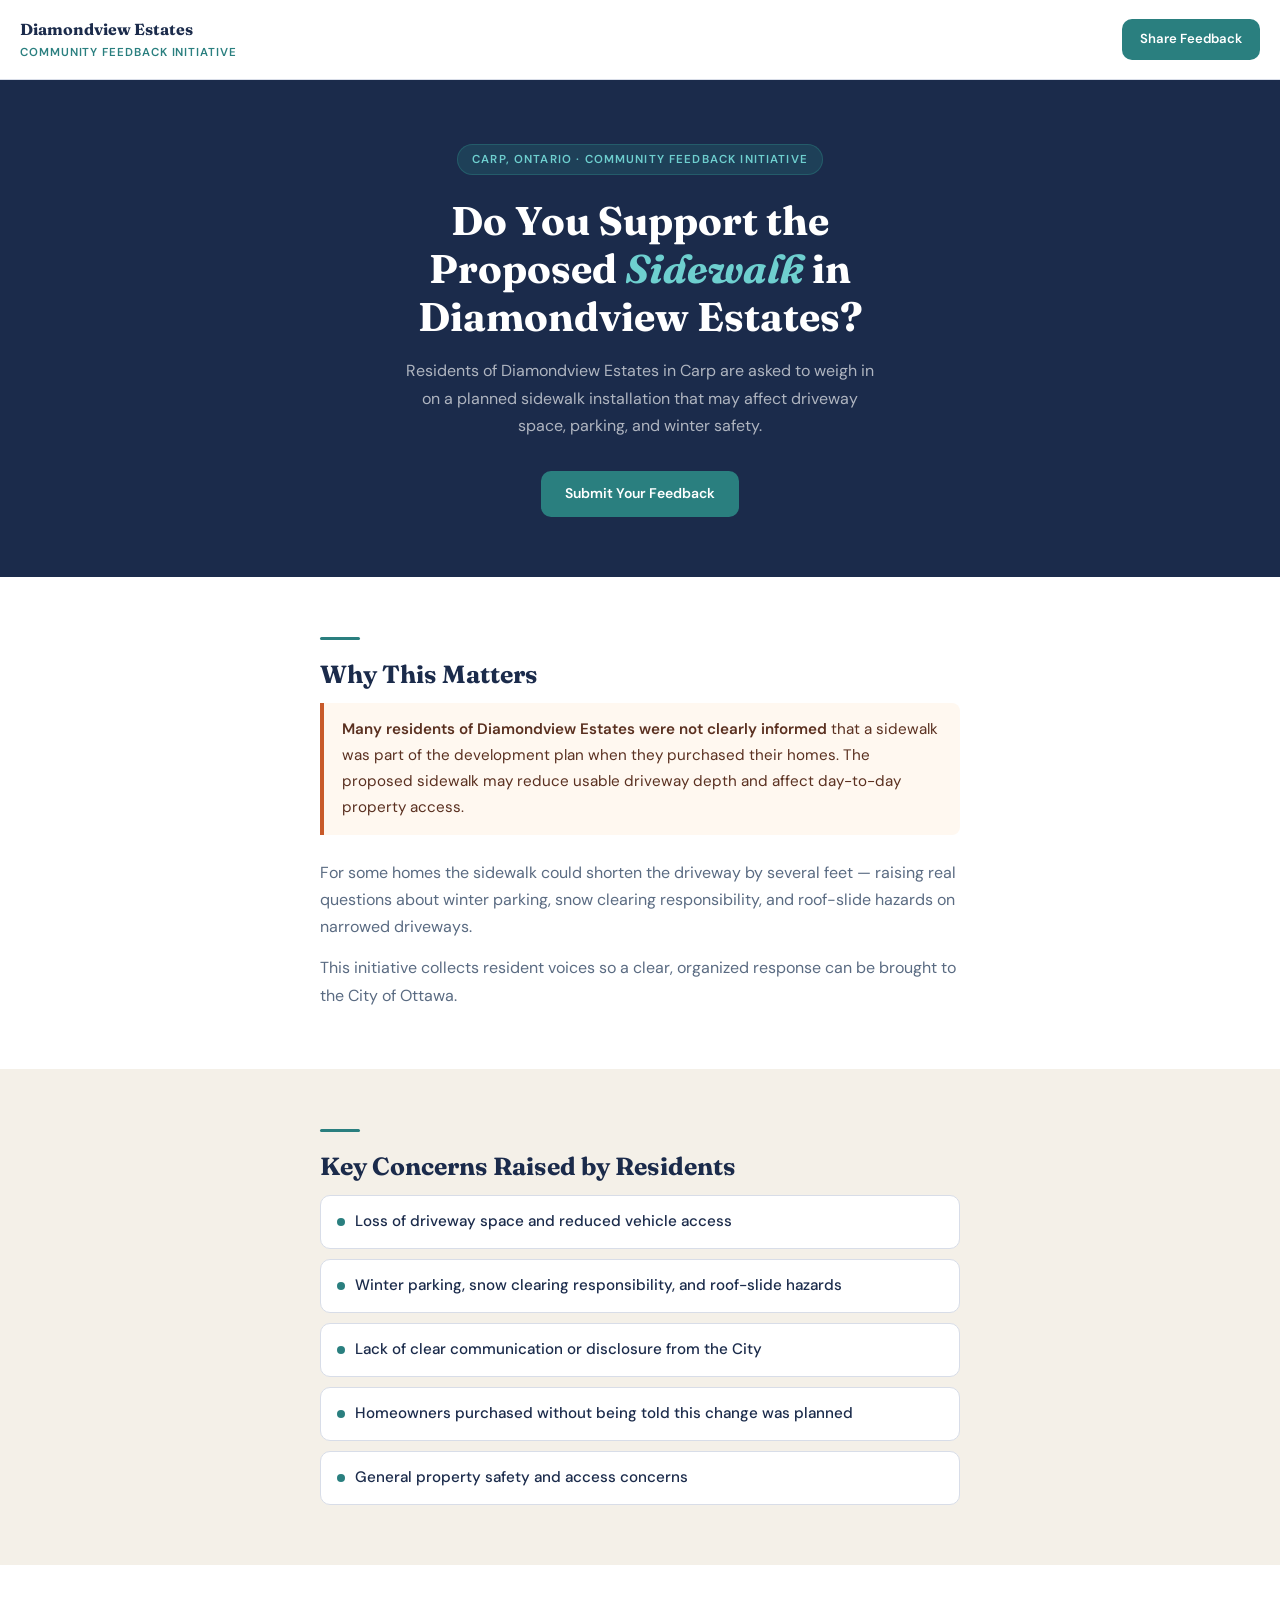
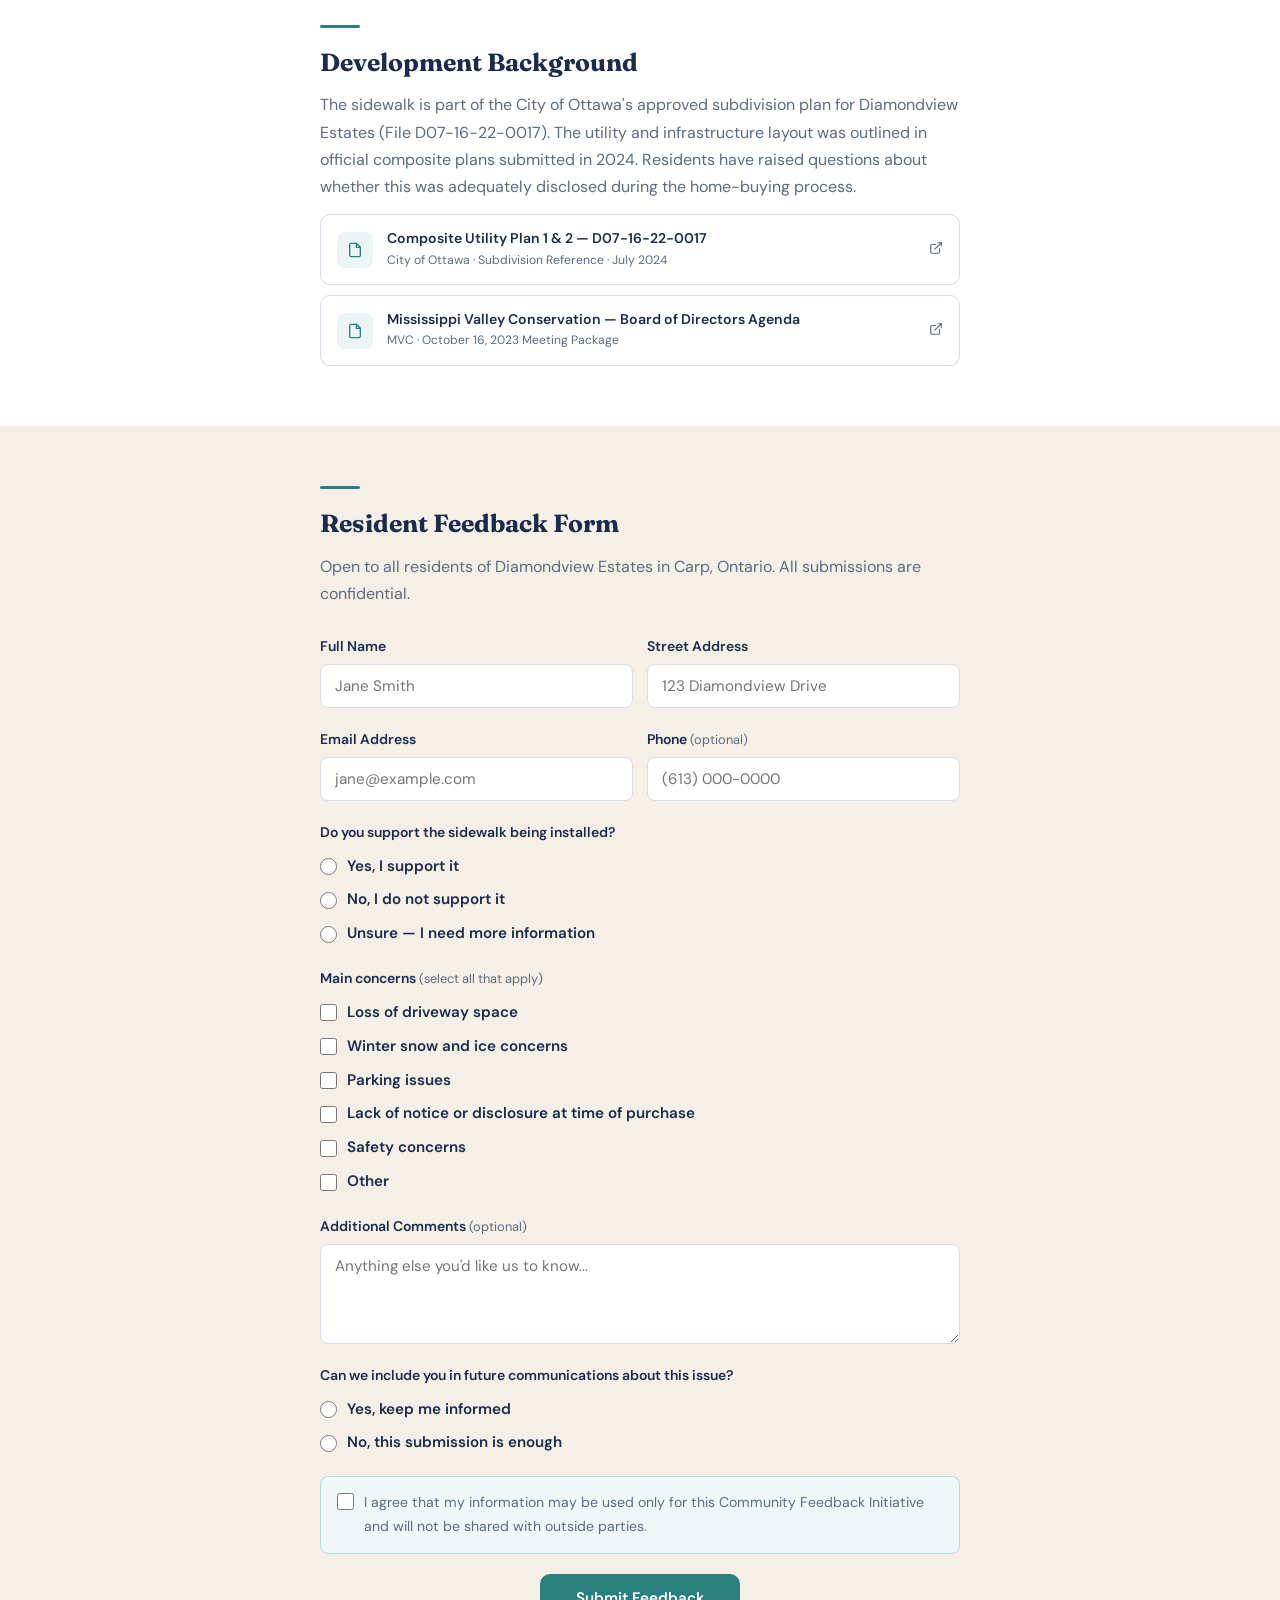
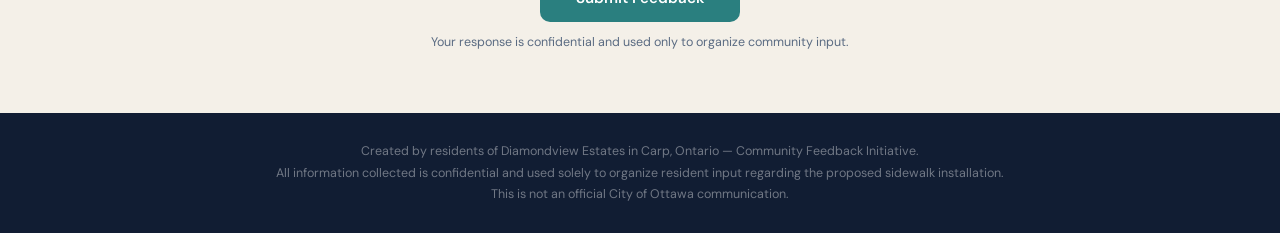
<file: index.html>
<!DOCTYPE html>
<html lang="en">
<head>
  <meta charset="UTF-8" />
  <meta name="viewport" content="width=device-width, initial-scale=1.0" />
  <title>Diamondview Estates – Community Feedback Initiative</title>
  <link rel="preconnect" href="https://fonts.googleapis.com">
  <link href="https://fonts.googleapis.com/css2?family=Fraunces:ital,wght@0,600;0,700;1,400&family=DM+Sans:wght@400;500;600&display=swap" rel="stylesheet">
  <style>
    *, *::before, *::after { box-sizing: border-box; margin: 0; padding: 0; }

    :root {
      --navy:   #1B2B4B;
      --teal:   #2A7F7F;
      --sand:   #F4F0E8;
      --rust:   #C85A2A;
      --text:   #1B2B4B;
      --muted:  #5A6B82;
      --border: #D8DDE8;
      --white:  #ffffff;
      --r:      10px;
    }

    html { scroll-behavior: smooth; }

    body {
      font-family: 'DM Sans', sans-serif;
      background: var(--white);
      color: var(--text);
      line-height: 1.7;
      font-size: 16px;
    }

    .wrap { max-width: 680px; margin: 0 auto; padding: 0 20px; }

    h1, h2, h3 { font-family: 'Fraunces', serif; line-height: 1.2; color: var(--navy); }
    h2 { font-size: 1.55rem; margin-bottom: 14px; }

    p { color: var(--muted); margin-bottom: 14px; }
    p:last-child { margin-bottom: 0; }

    /* Nav */
    nav {
      border-bottom: 1px solid var(--border);
      padding: 16px 20px;
      display: flex;
      align-items: center;
      justify-content: space-between;
      gap: 12px;
      position: sticky; top: 0;
      background: var(--white);
      z-index: 50;
    }
    .brand-name { font-family: 'Fraunces', serif; font-size: 1rem; font-weight: 700; color: var(--navy); display: block; }
    .brand-sub  { font-size: 0.72rem; font-weight: 600; color: var(--teal); text-transform: uppercase; letter-spacing: 0.08em; display: block; }

    .btn {
      display: inline-block;
      padding: 11px 24px;
      border-radius: var(--r);
      font-size: 0.875rem;
      font-weight: 600;
      text-decoration: none;
      cursor: pointer;
      border: none;
      font-family: 'DM Sans', sans-serif;
      transition: all 0.18s;
    }
    .btn-primary { background: var(--teal); color: #fff; }
    .btn-primary:hover { background: #236969; transform: translateY(-1px); }
    .btn-sm { padding: 9px 18px; font-size: 0.82rem; }

    /* Hero */
    .hero {
      background: var(--navy);
      padding: 64px 20px 60px;
      text-align: center;
    }
    .hero-tag {
      display: inline-block;
      background: rgba(42,127,127,0.25);
      border: 1px solid rgba(42,127,127,0.45);
      color: #6ECFCF;
      font-size: 0.72rem;
      font-weight: 600;
      text-transform: uppercase;
      letter-spacing: 0.1em;
      padding: 5px 14px;
      border-radius: 100px;
      margin-bottom: 22px;
    }
    .hero h1 {
      font-size: clamp(1.7rem, 5vw, 2.5rem);
      color: #fff;
      max-width: 560px;
      margin: 0 auto 16px;
    }
    .hero h1 em { font-style: italic; color: #6ECFCF; }
    .hero p { color: rgba(255,255,255,0.65); font-size: 1rem; max-width: 480px; margin: 0 auto 32px; }

    /* Sections */
    .section { padding: 60px 0; }
    .section-sand { background: var(--sand); }
    .divider { width: 40px; height: 3px; background: var(--teal); border-radius: 2px; margin-bottom: 20px; }

    /* Alert */
    .alert {
      background: #FFF8F0;
      border-left: 4px solid var(--rust);
      border-radius: 0 8px 8px 0;
      padding: 14px 18px;
      margin-bottom: 24px;
      font-size: 0.95rem;
      color: #5A3020;
    }
    .alert strong { font-weight: 600; }

    /* Concern list */
    .concern-list { list-style: none; display: flex; flex-direction: column; gap: 10px; margin-top: 6px; }
    .concern-list li {
      background: var(--white);
      border: 1.5px solid var(--border);
      border-radius: var(--r);
      padding: 13px 16px;
      font-size: 0.95rem;
      font-weight: 500;
      color: var(--text);
      display: flex;
      align-items: center;
      gap: 10px;
    }
    .concern-list li::before {
      content: '';
      width: 8px; height: 8px; min-width: 8px;
      border-radius: 50%;
      background: var(--teal);
    }

    /* Documents */
    .doc-list { display: flex; flex-direction: column; gap: 10px; margin-top: 6px; }
    .doc-card {
      display: flex;
      align-items: center;
      gap: 14px;
      padding: 14px 16px;
      border: 1.5px solid var(--border);
      border-radius: var(--r);
      text-decoration: none;
      transition: border-color 0.15s, box-shadow 0.15s;
      background: var(--white);
    }
    .doc-card:hover { border-color: var(--teal); box-shadow: 0 3px 12px rgba(42,127,127,0.1); }
    .doc-icon {
      width: 36px; height: 36px; min-width: 36px;
      border-radius: 8px;
      background: #EBF5F5;
      display: flex; align-items: center; justify-content: center;
    }
    .doc-icon svg { width: 16px; height: 16px; color: var(--teal); }
    .doc-title { font-size: 0.88rem; font-weight: 600; color: var(--navy); line-height: 1.3; }
    .doc-meta  { font-size: 0.76rem; color: var(--muted); margin-top: 2px; }
    .doc-arrow { margin-left: auto; color: var(--muted); }
    .doc-arrow svg { width: 14px; height: 14px; }

    /* Form */
    form { display: flex; flex-direction: column; gap: 20px; }

    .field { display: flex; flex-direction: column; gap: 5px; }
    .field-row { display: grid; grid-template-columns: 1fr 1fr; gap: 14px; }
    @media (max-width: 500px) { .field-row { grid-template-columns: 1fr; } }

    label { font-size: 0.875rem; font-weight: 600; color: var(--text); }
    .opt { font-weight: 400; color: var(--muted); font-size: 0.8rem; }

    input[type="text"], input[type="email"], input[type="tel"], textarea {
      width: 100%;
      padding: 11px 14px;
      border: 1.5px solid var(--border);
      border-radius: 8px;
      font-size: 0.95rem;
      color: var(--text);
      font-family: 'DM Sans', sans-serif;
      background: var(--white);
      transition: border-color 0.15s, box-shadow 0.15s;
    }
    input:focus, textarea:focus { outline: none; border-color: var(--teal); box-shadow: 0 0 0 3px rgba(42,127,127,0.1); }
    textarea { resize: vertical; min-height: 100px; }

    .radios, .checks { display: flex; flex-direction: column; gap: 8px; margin-top: 4px; }
    .radio-row, .check-row {
      display: flex; align-items: center; gap: 10px;
      font-size: 0.95rem; cursor: pointer;
    }
    .radio-row input, .check-row input {
      width: 17px; height: 17px; min-width: 17px;
      accent-color: var(--teal); cursor: pointer;
      padding: 0; border: none;
    }

    .consent {
      background: #F0F7F7;
      border: 1.5px solid #B3D9D9;
      border-radius: 8px;
      padding: 14px 16px;
      display: flex; align-items: flex-start; gap: 10px;
    }
    .consent input { width: 17px; height: 17px; min-width: 17px; margin-top: 2px; accent-color: var(--teal); }
    .consent label { font-weight: 400; font-size: 0.88rem; color: var(--muted); cursor: pointer; }

    .submit-wrap { text-align: center; }
    .submit-wrap .btn { min-width: 200px; font-size: 0.95rem; padding: 14px 32px; }
    .submit-note { font-size: 0.78rem; color: var(--muted); margin-top: 10px; }

    /* Success */
    #success { display: none; text-align: center; padding: 40px 0; }
    .check-circle {
      width: 56px; height: 56px; border-radius: 50%;
      background: #DCFCE7; display: flex; align-items: center;
      justify-content: center; margin: 0 auto 16px;
    }
    .check-circle svg { width: 26px; height: 26px; color: #16A34A; }
    #success h3 { font-size: 1.3rem; margin-bottom: 8px; }

    /* Footer */
    footer {
      background: #111D33;
      padding: 28px 20px;
      text-align: center;
    }
    footer p { font-size: 0.78rem; color: rgba(255,255,255,0.4); margin: 0; line-height: 1.7; }
  </style>
</head>
<body>

<!-- Nav -->
<nav>
  <a href="#" style="text-decoration:none;">
    <span class="brand-name">Diamondview Estates</span>
    <span class="brand-sub">Community Feedback Initiative</span>
  </a>
  <a href="#form" class="btn btn-primary btn-sm">Share Feedback</a>
</nav>

<!-- Hero -->
<section class="hero">
  <div class="wrap">
    <div class="hero-tag">Carp, Ontario · Community Feedback Initiative</div>
    <h1>Do You Support the Proposed <em>Sidewalk</em> in Diamondview Estates?</h1>
    <p>Residents of Diamondview Estates in Carp are asked to weigh in on a planned sidewalk installation that may affect driveway space, parking, and winter safety.</p>
    <a href="#form" class="btn btn-primary">Submit Your Feedback</a>
  </div>
</section>

<!-- Why It Matters -->
<section class="section">
  <div class="wrap">
    <div class="divider"></div>
    <h2>Why This Matters</h2>
    <div class="alert">
      <strong>Many residents of Diamondview Estates were not clearly informed</strong> that a sidewalk was part of the development plan when they purchased their homes. The proposed sidewalk may reduce usable driveway depth and affect day-to-day property access.
    </div>
    <p>For some homes the sidewalk could shorten the driveway by several feet — raising real questions about winter parking, snow clearing responsibility, and roof-slide hazards on narrowed driveways.</p>
    <p>This initiative collects resident voices so a clear, organized response can be brought to the City of Ottawa.</p>
  </div>
</section>

<!-- Key Concerns -->
<section class="section section-sand">
  <div class="wrap">
    <div class="divider"></div>
    <h2>Key Concerns Raised by Residents</h2>
    <ul class="concern-list">
      <li>Loss of driveway space and reduced vehicle access</li>
      <li>Winter parking, snow clearing responsibility, and roof-slide hazards</li>
      <li>Lack of clear communication or disclosure from the City</li>
      <li>Homeowners purchased without being told this change was planned</li>
      <li>General property safety and access concerns</li>
    </ul>
  </div>
</section>

<!-- Development Documents -->
<section class="section" id="documents">
  <div class="wrap">
    <div class="divider"></div>
    <h2>Development Background</h2>
    <p>The sidewalk is part of the City of Ottawa's approved subdivision plan for Diamondview Estates (File D07-16-22-0017). The utility and infrastructure layout was outlined in official composite plans submitted in 2024. Residents have raised questions about whether this was adequately disclosed during the home-buying process.</p>

    <div class="doc-list">
      <a href="https://webcast.ottawa.ca/plan/All_Image%20Referencing_Subdivision_Image%20Reference_2024-07-26%20-%20Composite%20Utility%20Plan%201%20%26%202%20-%20D07-16-22-0017.PDF" target="_blank" rel="noopener" class="doc-card">
        <div class="doc-icon">
          <svg viewBox="0 0 24 24" fill="none" stroke="currentColor" stroke-width="2" stroke-linecap="round" stroke-linejoin="round"><path d="M14 2H6a2 2 0 0 0-2 2v16a2 2 0 0 0 2 2h12a2 2 0 0 0 2-2V8z"/><polyline points="14 2 14 8 20 8"/></svg>
        </div>
        <div>
          <div class="doc-title">Composite Utility Plan 1 &amp; 2 — D07-16-22-0017</div>
          <div class="doc-meta">City of Ottawa · Subdivision Reference · July 2024</div>
        </div>
        <div class="doc-arrow">
          <svg viewBox="0 0 24 24" fill="none" stroke="currentColor" stroke-width="2" stroke-linecap="round" stroke-linejoin="round"><path d="M18 13v6a2 2 0 0 1-2 2H5a2 2 0 0 1-2-2V8a2 2 0 0 1 2-2h6"/><polyline points="15 3 21 3 21 9"/><line x1="10" y1="14" x2="21" y2="3"/></svg>
        </div>
      </a>

      <a href="https://mvc.on.ca/wp-content/uploads/2023/10/2023-10-11-Board-of-Directors-Agenda-Package-Oct-16-2023-Meeting-V4.pdf" target="_blank" rel="noopener" class="doc-card">
        <div class="doc-icon">
          <svg viewBox="0 0 24 24" fill="none" stroke="currentColor" stroke-width="2" stroke-linecap="round" stroke-linejoin="round"><path d="M14 2H6a2 2 0 0 0-2 2v16a2 2 0 0 0 2 2h12a2 2 0 0 0 2-2V8z"/><polyline points="14 2 14 8 20 8"/></svg>
        </div>
        <div>
          <div class="doc-title">Mississippi Valley Conservation — Board of Directors Agenda</div>
          <div class="doc-meta">MVC · October 16, 2023 Meeting Package</div>
        </div>
        <div class="doc-arrow">
          <svg viewBox="0 0 24 24" fill="none" stroke="currentColor" stroke-width="2" stroke-linecap="round" stroke-linejoin="round"><path d="M18 13v6a2 2 0 0 1-2 2H5a2 2 0 0 1-2-2V8a2 2 0 0 1 2-2h6"/><polyline points="15 3 21 3 21 9"/><line x1="10" y1="14" x2="21" y2="3"/></svg>
        </div>
      </a>
    </div>
  </div>
</section>

<!-- Feedback Form -->
<section class="section section-sand" id="form">
  <div class="wrap">
    <div class="divider"></div>
    <h2>Resident Feedback Form</h2>
    <p style="margin-bottom:28px;">Open to all residents of Diamondview Estates in Carp, Ontario. All submissions are confidential.</p>

    <div id="form-wrap">
      <form id="feedback-form" novalidate>

        <div class="field-row">
          <div class="field">
            <label for="name">Full Name</label>
            <input type="text" id="name" name="name" placeholder="Jane Smith" required />
          </div>
          <div class="field">
            <label for="address">Street Address</label>
            <input type="text" id="address" name="address" placeholder="123 Diamondview Drive" required />
          </div>
        </div>

        <div class="field-row">
          <div class="field">
            <label for="email">Email Address</label>
            <input type="email" id="email" name="email" placeholder="jane@example.com" required />
          </div>
          <div class="field">
            <label for="phone">Phone <span class="opt">(optional)</span></label>
            <input type="tel" id="phone" name="phone" placeholder="(613) 000-0000" />
          </div>
        </div>

        <div class="field">
          <label>Do you support the sidewalk being installed?</label>
          <div class="radios">
            <label class="radio-row"><input type="radio" name="support" value="yes" required /> Yes, I support it</label>
            <label class="radio-row"><input type="radio" name="support" value="no" /> No, I do not support it</label>
            <label class="radio-row"><input type="radio" name="support" value="unsure" /> Unsure — I need more information</label>
          </div>
        </div>

        <div class="field">
          <label>Main concerns <span class="opt">(select all that apply)</span></label>
          <div class="checks">
            <label class="check-row"><input type="checkbox" name="concerns" value="driveway" /> Loss of driveway space</label>
            <label class="check-row"><input type="checkbox" name="concerns" value="snow" /> Winter snow and ice concerns</label>
            <label class="check-row"><input type="checkbox" name="concerns" value="parking" /> Parking issues</label>
            <label class="check-row"><input type="checkbox" name="concerns" value="notice" /> Lack of notice or disclosure at time of purchase</label>
            <label class="check-row"><input type="checkbox" name="concerns" value="safety" /> Safety concerns</label>
            <label class="check-row"><input type="checkbox" name="concerns" value="other" /> Other</label>
          </div>
        </div>

        <div class="field">
          <label for="comments">Additional Comments <span class="opt">(optional)</span></label>
          <textarea id="comments" name="comments" placeholder="Anything else you'd like us to know..."></textarea>
        </div>

        <div class="field">
          <label>Can we include you in future communications about this issue?</label>
          <div class="radios">
            <label class="radio-row"><input type="radio" name="future_contact" value="yes" required /> Yes, keep me informed</label>
            <label class="radio-row"><input type="radio" name="future_contact" value="no" /> No, this submission is enough</label>
          </div>
        </div>

        <div class="consent">
          <input type="checkbox" id="consent" name="consent" required />
          <label for="consent">I agree that my information may be used only for this Community Feedback Initiative and will not be shared with outside parties.</label>
        </div>

        <div class="submit-wrap">
          <button type="submit" class="btn btn-primary">Submit Feedback</button>
          <p class="submit-note">Your response is confidential and used only to organize community input.</p>
        </div>

      </form>
    </div>

    <div id="success">
      <div class="check-circle">
        <svg viewBox="0 0 24 24" fill="none" stroke="currentColor" stroke-width="2.5" stroke-linecap="round" stroke-linejoin="round"><polyline points="20 6 9 17 4 12"/></svg>
      </div>
      <h3>Thank you for your feedback.</h3>
      <p>Your response has been recorded. If you'd like to stay informed, we'll be in touch as this Community Feedback Initiative develops.</p>
    </div>

  </div>
</section>

<!-- Footer -->
<footer>
  <p>Created by residents of Diamondview Estates in Carp, Ontario — Community Feedback Initiative.<br>All information collected is confidential and used solely to organize resident input regarding the proposed sidewalk installation.<br>This is not an official City of Ottawa communication.</p>
</footer>

<script>
  document.getElementById('feedback-form').addEventListener('submit', function(e) {
    e.preventDefault();
    const f = e.target;
    const name    = f.querySelector('[name="name"]').value.trim();
    const address = f.querySelector('[name="address"]').value.trim();
    const email   = f.querySelector('[name="email"]').value.trim();
    const support = f.querySelector('[name="support"]:checked');
    const contact = f.querySelector('[name="future_contact"]:checked');
    const consent = f.querySelector('[name="consent"]').checked;

    let valid = true;
    [['name', name], ['address', address], ['email', email]].forEach(([n, v]) => {
      const el = f.querySelector(`[name="${n}"]`);
      if (!v) {
        el.style.borderColor = '#EF4444'; valid = false;
        el.addEventListener('input', () => el.style.borderColor = '', { once: true });
      }
    });
    if (!support || !contact || !consent) valid = false;
    if (!valid) return;

    const btn = f.querySelector('button[type="submit"]');
    btn.textContent = 'Submitting…';
    btn.disabled = true;

    const APPS_SCRIPT_URL = 'https://script.google.com/macros/s/AKfycbyLHek3on_CLoFxOvKeVnQ2JGyA4m39Y2B-dtYF09OGtob12EmyeYGE1KIE82OYkqQt/exec';

    const concerns = [...f.querySelectorAll('[name="concerns"]:checked')]
      .map(el => el.value).join(', ');

    fetch(APPS_SCRIPT_URL, {
      method: 'POST',
      mode: 'no-cors',
      headers: { 'Content-Type': 'application/json' },
      body: JSON.stringify({
        name, address, email,
        phone:          f.querySelector('[name="phone"]').value.trim(),
        support:        support.value,
        concerns,
        comments:       f.querySelector('[name="comments"]').value.trim(),
        future_contact: contact.value
      })
    })
    .finally(() => {
      document.getElementById('form-wrap').style.display = 'none';
      const s = document.getElementById('success');
      s.style.display = 'block';
      s.scrollIntoView({ behavior: 'smooth', block: 'center' });
    });
  });
</script>
</body>
</html>
</file>
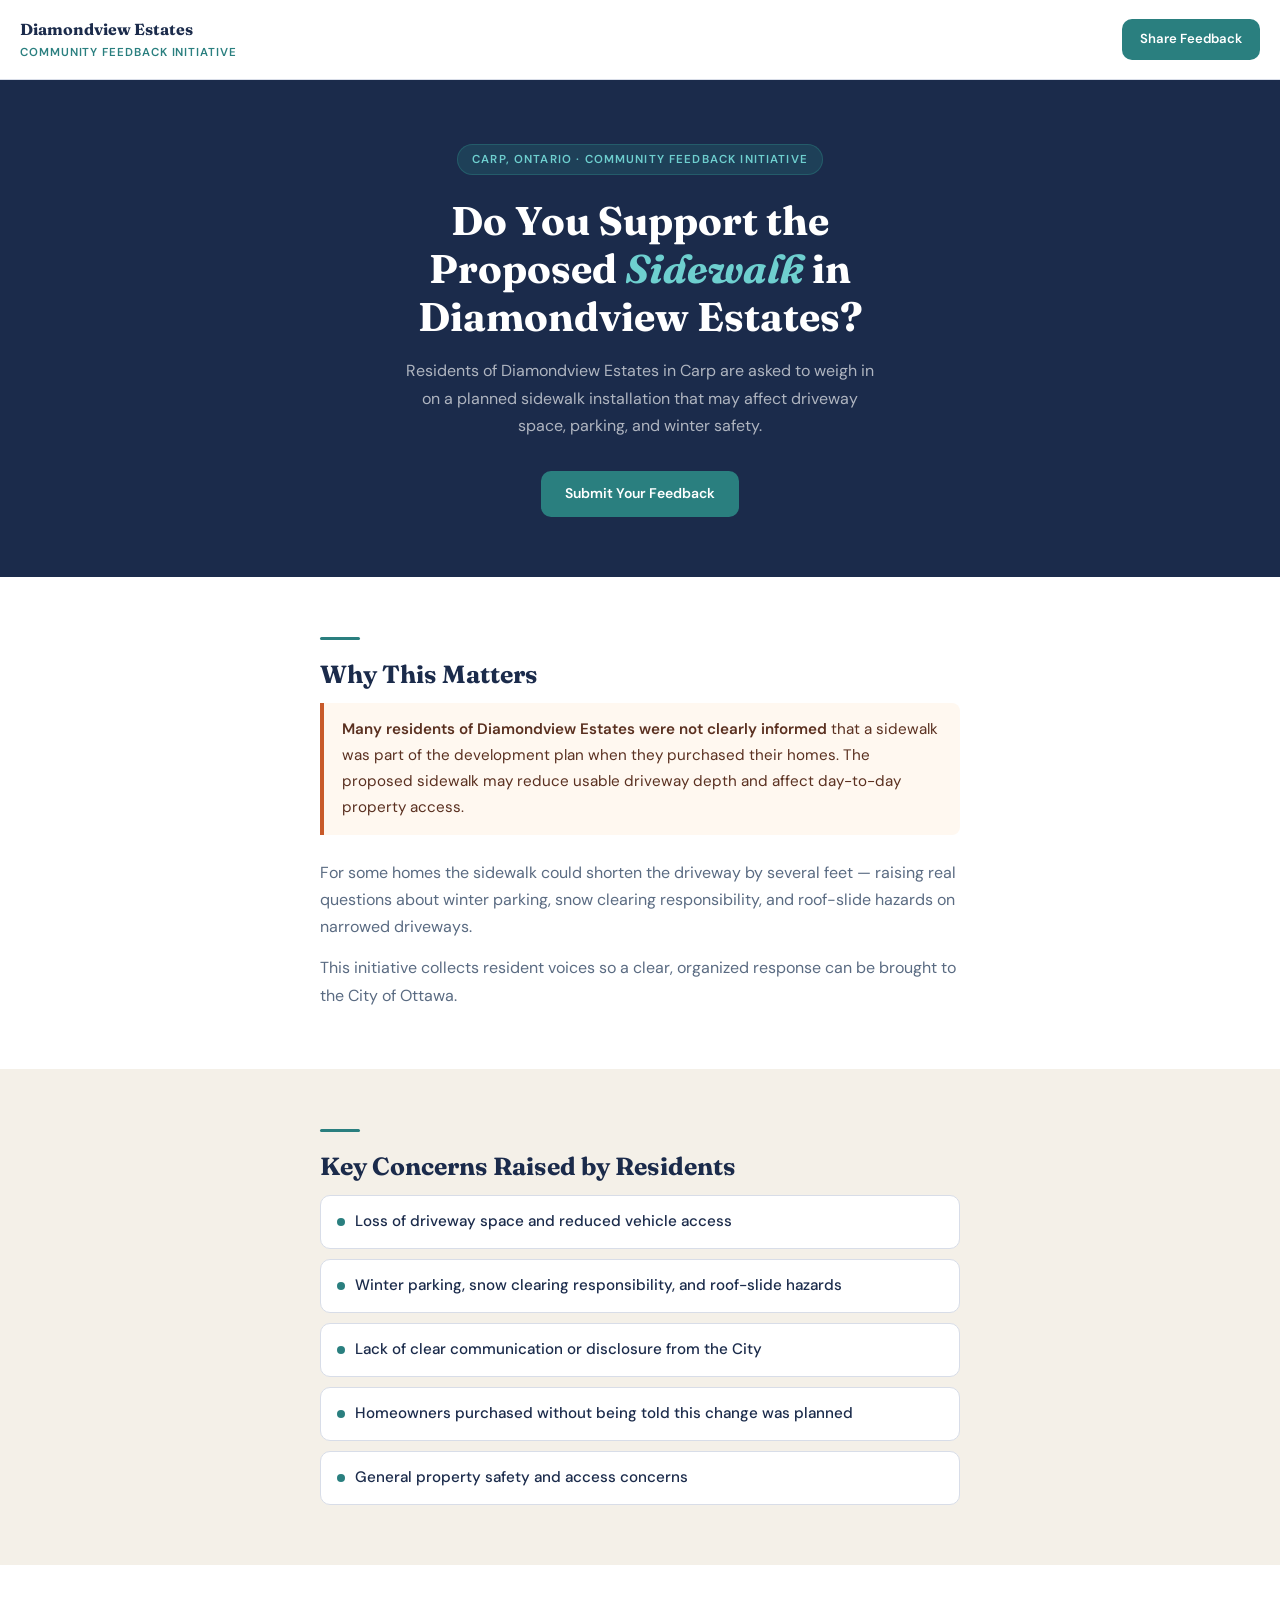
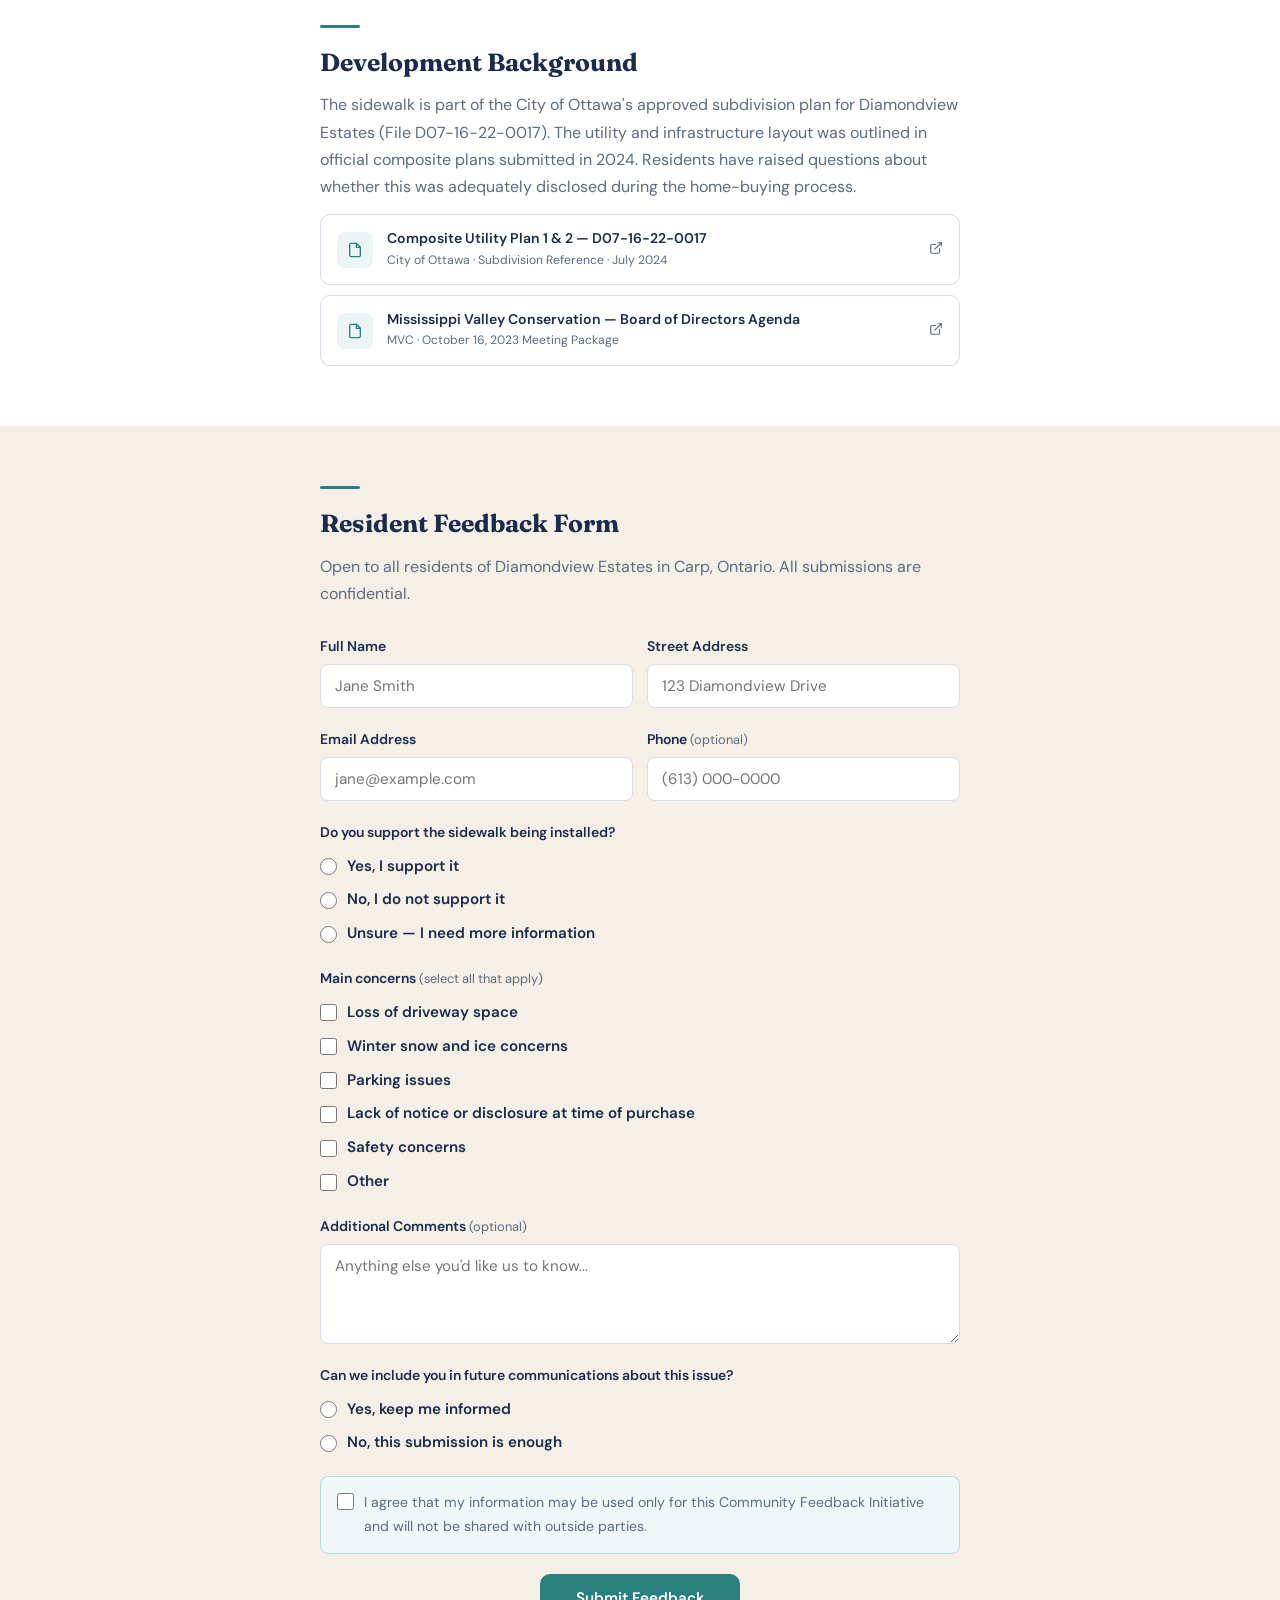
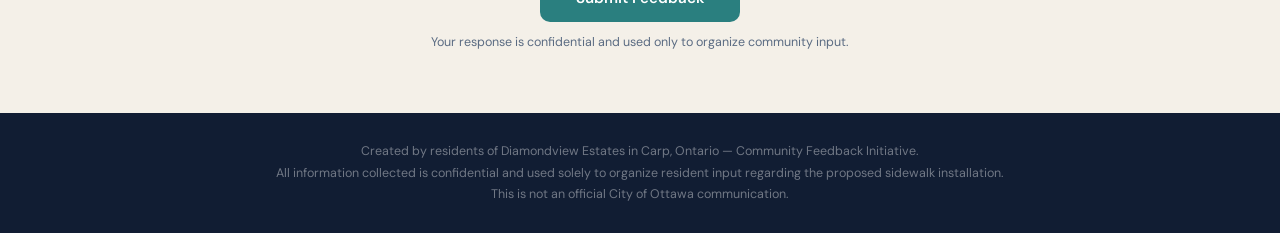
<file: Diamond-View-Sidewalk/index.html>
<!DOCTYPE html>
<html lang="en">
<head>
  <meta charset="UTF-8" />
  <meta name="viewport" content="width=device-width, initial-scale=1.0" />
  <title>Diamondview Estates – Community Feedback Initiative</title>
  <link rel="preconnect" href="https://fonts.googleapis.com">
  <link href="https://fonts.googleapis.com/css2?family=Fraunces:ital,wght@0,600;0,700;1,400&family=DM+Sans:wght@400;500;600&display=swap" rel="stylesheet">
  <style>
    *, *::before, *::after { box-sizing: border-box; margin: 0; padding: 0; }

    :root {
      --navy:   #1B2B4B;
      --teal:   #2A7F7F;
      --sand:   #F4F0E8;
      --rust:   #C85A2A;
      --text:   #1B2B4B;
      --muted:  #5A6B82;
      --border: #D8DDE8;
      --white:  #ffffff;
      --r:      10px;
    }

    html { scroll-behavior: smooth; }

    body {
      font-family: 'DM Sans', sans-serif;
      background: var(--white);
      color: var(--text);
      line-height: 1.7;
      font-size: 16px;
    }

    .wrap { max-width: 680px; margin: 0 auto; padding: 0 20px; }

    h1, h2, h3 { font-family: 'Fraunces', serif; line-height: 1.2; color: var(--navy); }
    h2 { font-size: 1.55rem; margin-bottom: 14px; }

    p { color: var(--muted); margin-bottom: 14px; }
    p:last-child { margin-bottom: 0; }

    /* Nav */
    nav {
      border-bottom: 1px solid var(--border);
      padding: 16px 20px;
      display: flex;
      align-items: center;
      justify-content: space-between;
      gap: 12px;
      position: sticky; top: 0;
      background: var(--white);
      z-index: 50;
    }
    .brand-name { font-family: 'Fraunces', serif; font-size: 1rem; font-weight: 700; color: var(--navy); display: block; }
    .brand-sub  { font-size: 0.72rem; font-weight: 600; color: var(--teal); text-transform: uppercase; letter-spacing: 0.08em; display: block; }

    .btn {
      display: inline-block;
      padding: 11px 24px;
      border-radius: var(--r);
      font-size: 0.875rem;
      font-weight: 600;
      text-decoration: none;
      cursor: pointer;
      border: none;
      font-family: 'DM Sans', sans-serif;
      transition: all 0.18s;
    }
    .btn-primary { background: var(--teal); color: #fff; }
    .btn-primary:hover { background: #236969; transform: translateY(-1px); }
    .btn-sm { padding: 9px 18px; font-size: 0.82rem; }

    /* Hero */
    .hero {
      background: var(--navy);
      padding: 64px 20px 60px;
      text-align: center;
    }
    .hero-tag {
      display: inline-block;
      background: rgba(42,127,127,0.25);
      border: 1px solid rgba(42,127,127,0.45);
      color: #6ECFCF;
      font-size: 0.72rem;
      font-weight: 600;
      text-transform: uppercase;
      letter-spacing: 0.1em;
      padding: 5px 14px;
      border-radius: 100px;
      margin-bottom: 22px;
    }
    .hero h1 {
      font-size: clamp(1.7rem, 5vw, 2.5rem);
      color: #fff;
      max-width: 560px;
      margin: 0 auto 16px;
    }
    .hero h1 em { font-style: italic; color: #6ECFCF; }
    .hero p { color: rgba(255,255,255,0.65); font-size: 1rem; max-width: 480px; margin: 0 auto 32px; }

    /* Sections */
    .section { padding: 60px 0; }
    .section-sand { background: var(--sand); }
    .divider { width: 40px; height: 3px; background: var(--teal); border-radius: 2px; margin-bottom: 20px; }

    /* Alert */
    .alert {
      background: #FFF8F0;
      border-left: 4px solid var(--rust);
      border-radius: 0 8px 8px 0;
      padding: 14px 18px;
      margin-bottom: 24px;
      font-size: 0.95rem;
      color: #5A3020;
    }
    .alert strong { font-weight: 600; }

    /* Concern list */
    .concern-list { list-style: none; display: flex; flex-direction: column; gap: 10px; margin-top: 6px; }
    .concern-list li {
      background: var(--white);
      border: 1.5px solid var(--border);
      border-radius: var(--r);
      padding: 13px 16px;
      font-size: 0.95rem;
      font-weight: 500;
      color: var(--text);
      display: flex;
      align-items: center;
      gap: 10px;
    }
    .concern-list li::before {
      content: '';
      width: 8px; height: 8px; min-width: 8px;
      border-radius: 50%;
      background: var(--teal);
    }

    /* Documents */
    .doc-list { display: flex; flex-direction: column; gap: 10px; margin-top: 6px; }
    .doc-card {
      display: flex;
      align-items: center;
      gap: 14px;
      padding: 14px 16px;
      border: 1.5px solid var(--border);
      border-radius: var(--r);
      text-decoration: none;
      transition: border-color 0.15s, box-shadow 0.15s;
      background: var(--white);
    }
    .doc-card:hover { border-color: var(--teal); box-shadow: 0 3px 12px rgba(42,127,127,0.1); }
    .doc-icon {
      width: 36px; height: 36px; min-width: 36px;
      border-radius: 8px;
      background: #EBF5F5;
      display: flex; align-items: center; justify-content: center;
    }
    .doc-icon svg { width: 16px; height: 16px; color: var(--teal); }
    .doc-title { font-size: 0.88rem; font-weight: 600; color: var(--navy); line-height: 1.3; }
    .doc-meta  { font-size: 0.76rem; color: var(--muted); margin-top: 2px; }
    .doc-arrow { margin-left: auto; color: var(--muted); }
    .doc-arrow svg { width: 14px; height: 14px; }

    /* Form */
    form { display: flex; flex-direction: column; gap: 20px; }

    .field { display: flex; flex-direction: column; gap: 5px; }
    .field-row { display: grid; grid-template-columns: 1fr 1fr; gap: 14px; }
    @media (max-width: 500px) { .field-row { grid-template-columns: 1fr; } }

    label { font-size: 0.875rem; font-weight: 600; color: var(--text); }
    .opt { font-weight: 400; color: var(--muted); font-size: 0.8rem; }

    input[type="text"], input[type="email"], input[type="tel"], textarea {
      width: 100%;
      padding: 11px 14px;
      border: 1.5px solid var(--border);
      border-radius: 8px;
      font-size: 0.95rem;
      color: var(--text);
      font-family: 'DM Sans', sans-serif;
      background: var(--white);
      transition: border-color 0.15s, box-shadow 0.15s;
    }
    input:focus, textarea:focus { outline: none; border-color: var(--teal); box-shadow: 0 0 0 3px rgba(42,127,127,0.1); }
    textarea { resize: vertical; min-height: 100px; }

    .radios, .checks { display: flex; flex-direction: column; gap: 8px; margin-top: 4px; }
    .radio-row, .check-row {
      display: flex; align-items: center; gap: 10px;
      font-size: 0.95rem; cursor: pointer;
    }
    .radio-row input, .check-row input {
      width: 17px; height: 17px; min-width: 17px;
      accent-color: var(--teal); cursor: pointer;
      padding: 0; border: none;
    }

    .consent {
      background: #F0F7F7;
      border: 1.5px solid #B3D9D9;
      border-radius: 8px;
      padding: 14px 16px;
      display: flex; align-items: flex-start; gap: 10px;
    }
    .consent input { width: 17px; height: 17px; min-width: 17px; margin-top: 2px; accent-color: var(--teal); }
    .consent label { font-weight: 400; font-size: 0.88rem; color: var(--muted); cursor: pointer; }

    .submit-wrap { text-align: center; }
    .submit-wrap .btn { min-width: 200px; font-size: 0.95rem; padding: 14px 32px; }
    .submit-note { font-size: 0.78rem; color: var(--muted); margin-top: 10px; }

    /* Success */
    #success { display: none; text-align: center; padding: 40px 0; }
    .check-circle {
      width: 56px; height: 56px; border-radius: 50%;
      background: #DCFCE7; display: flex; align-items: center;
      justify-content: center; margin: 0 auto 16px;
    }
    .check-circle svg { width: 26px; height: 26px; color: #16A34A; }
    #success h3 { font-size: 1.3rem; margin-bottom: 8px; }

    /* Footer */
    footer {
      background: #111D33;
      padding: 28px 20px;
      text-align: center;
    }
    footer p { font-size: 0.78rem; color: rgba(255,255,255,0.4); margin: 0; line-height: 1.7; }
  </style>
</head>
<body>

<!-- Nav -->
<nav>
  <a href="#" style="text-decoration:none;">
    <span class="brand-name">Diamondview Estates</span>
    <span class="brand-sub">Community Feedback Initiative</span>
  </a>
  <a href="#form" class="btn btn-primary btn-sm">Share Feedback</a>
</nav>

<!-- Hero -->
<section class="hero">
  <div class="wrap">
    <div class="hero-tag">Carp, Ontario · Community Feedback Initiative</div>
    <h1>Do You Support the Proposed <em>Sidewalk</em> in Diamondview Estates?</h1>
    <p>Residents of Diamondview Estates in Carp are asked to weigh in on a planned sidewalk installation that may affect driveway space, parking, and winter safety.</p>
    <a href="#form" class="btn btn-primary">Submit Your Feedback</a>
  </div>
</section>

<!-- Why It Matters -->
<section class="section">
  <div class="wrap">
    <div class="divider"></div>
    <h2>Why This Matters</h2>
    <div class="alert">
      <strong>Many residents of Diamondview Estates were not clearly informed</strong> that a sidewalk was part of the development plan when they purchased their homes. The proposed sidewalk may reduce usable driveway depth and affect day-to-day property access.
    </div>
    <p>For some homes the sidewalk could shorten the driveway by several feet — raising real questions about winter parking, snow clearing responsibility, and roof-slide hazards on narrowed driveways.</p>
    <p>This initiative collects resident voices so a clear, organized response can be brought to the City of Ottawa.</p>
  </div>
</section>

<!-- Key Concerns -->
<section class="section section-sand">
  <div class="wrap">
    <div class="divider"></div>
    <h2>Key Concerns Raised by Residents</h2>
    <ul class="concern-list">
      <li>Loss of driveway space and reduced vehicle access</li>
      <li>Winter parking, snow clearing responsibility, and roof-slide hazards</li>
      <li>Lack of clear communication or disclosure from the City</li>
      <li>Homeowners purchased without being told this change was planned</li>
      <li>General property safety and access concerns</li>
    </ul>
  </div>
</section>

<!-- Development Documents -->
<section class="section" id="documents">
  <div class="wrap">
    <div class="divider"></div>
    <h2>Development Background</h2>
    <p>The sidewalk is part of the City of Ottawa's approved subdivision plan for Diamondview Estates (File D07-16-22-0017). The utility and infrastructure layout was outlined in official composite plans submitted in 2024. Residents have raised questions about whether this was adequately disclosed during the home-buying process.</p>

    <div class="doc-list">
      <a href="https://webcast.ottawa.ca/plan/All_Image%20Referencing_Subdivision_Image%20Reference_2024-07-26%20-%20Composite%20Utility%20Plan%201%20%26%202%20-%20D07-16-22-0017.PDF" target="_blank" rel="noopener" class="doc-card">
        <div class="doc-icon">
          <svg viewBox="0 0 24 24" fill="none" stroke="currentColor" stroke-width="2" stroke-linecap="round" stroke-linejoin="round"><path d="M14 2H6a2 2 0 0 0-2 2v16a2 2 0 0 0 2 2h12a2 2 0 0 0 2-2V8z"/><polyline points="14 2 14 8 20 8"/></svg>
        </div>
        <div>
          <div class="doc-title">Composite Utility Plan 1 &amp; 2 — D07-16-22-0017</div>
          <div class="doc-meta">City of Ottawa · Subdivision Reference · July 2024</div>
        </div>
        <div class="doc-arrow">
          <svg viewBox="0 0 24 24" fill="none" stroke="currentColor" stroke-width="2" stroke-linecap="round" stroke-linejoin="round"><path d="M18 13v6a2 2 0 0 1-2 2H5a2 2 0 0 1-2-2V8a2 2 0 0 1 2-2h6"/><polyline points="15 3 21 3 21 9"/><line x1="10" y1="14" x2="21" y2="3"/></svg>
        </div>
      </a>

      <a href="https://mvc.on.ca/wp-content/uploads/2023/10/2023-10-11-Board-of-Directors-Agenda-Package-Oct-16-2023-Meeting-V4.pdf" target="_blank" rel="noopener" class="doc-card">
        <div class="doc-icon">
          <svg viewBox="0 0 24 24" fill="none" stroke="currentColor" stroke-width="2" stroke-linecap="round" stroke-linejoin="round"><path d="M14 2H6a2 2 0 0 0-2 2v16a2 2 0 0 0 2 2h12a2 2 0 0 0 2-2V8z"/><polyline points="14 2 14 8 20 8"/></svg>
        </div>
        <div>
          <div class="doc-title">Mississippi Valley Conservation — Board of Directors Agenda</div>
          <div class="doc-meta">MVC · October 16, 2023 Meeting Package</div>
        </div>
        <div class="doc-arrow">
          <svg viewBox="0 0 24 24" fill="none" stroke="currentColor" stroke-width="2" stroke-linecap="round" stroke-linejoin="round"><path d="M18 13v6a2 2 0 0 1-2 2H5a2 2 0 0 1-2-2V8a2 2 0 0 1 2-2h6"/><polyline points="15 3 21 3 21 9"/><line x1="10" y1="14" x2="21" y2="3"/></svg>
        </div>
      </a>
    </div>
  </div>
</section>

<!-- Feedback Form -->
<section class="section section-sand" id="form">
  <div class="wrap">
    <div class="divider"></div>
    <h2>Resident Feedback Form</h2>
    <p style="margin-bottom:28px;">Open to all residents of Diamondview Estates in Carp, Ontario. All submissions are confidential.</p>

    <div id="form-wrap">
      <form id="feedback-form" novalidate>

        <div class="field-row">
          <div class="field">
            <label for="name">Full Name</label>
            <input type="text" id="name" name="name" placeholder="Jane Smith" required />
          </div>
          <div class="field">
            <label for="address">Street Address</label>
            <input type="text" id="address" name="address" placeholder="123 Diamondview Drive" required />
          </div>
        </div>

        <div class="field-row">
          <div class="field">
            <label for="email">Email Address</label>
            <input type="email" id="email" name="email" placeholder="jane@example.com" required />
          </div>
          <div class="field">
            <label for="phone">Phone <span class="opt">(optional)</span></label>
            <input type="tel" id="phone" name="phone" placeholder="(613) 000-0000" />
          </div>
        </div>

        <div class="field">
          <label>Do you support the sidewalk being installed?</label>
          <div class="radios">
            <label class="radio-row"><input type="radio" name="support" value="yes" required /> Yes, I support it</label>
            <label class="radio-row"><input type="radio" name="support" value="no" /> No, I do not support it</label>
            <label class="radio-row"><input type="radio" name="support" value="unsure" /> Unsure — I need more information</label>
          </div>
        </div>

        <div class="field">
          <label>Main concerns <span class="opt">(select all that apply)</span></label>
          <div class="checks">
            <label class="check-row"><input type="checkbox" name="concerns" value="driveway" /> Loss of driveway space</label>
            <label class="check-row"><input type="checkbox" name="concerns" value="snow" /> Winter snow and ice concerns</label>
            <label class="check-row"><input type="checkbox" name="concerns" value="parking" /> Parking issues</label>
            <label class="check-row"><input type="checkbox" name="concerns" value="notice" /> Lack of notice or disclosure at time of purchase</label>
            <label class="check-row"><input type="checkbox" name="concerns" value="safety" /> Safety concerns</label>
            <label class="check-row"><input type="checkbox" name="concerns" value="other" /> Other</label>
          </div>
        </div>

        <div class="field">
          <label for="comments">Additional Comments <span class="opt">(optional)</span></label>
          <textarea id="comments" name="comments" placeholder="Anything else you'd like us to know..."></textarea>
        </div>

        <div class="field">
          <label>Can we include you in future communications about this issue?</label>
          <div class="radios">
            <label class="radio-row"><input type="radio" name="future_contact" value="yes" required /> Yes, keep me informed</label>
            <label class="radio-row"><input type="radio" name="future_contact" value="no" /> No, this submission is enough</label>
          </div>
        </div>

        <div class="consent">
          <input type="checkbox" id="consent" name="consent" required />
          <label for="consent">I agree that my information may be used only for this Community Feedback Initiative and will not be shared with outside parties.</label>
        </div>

        <div class="submit-wrap">
          <button type="submit" class="btn btn-primary">Submit Feedback</button>
          <p class="submit-note">Your response is confidential and used only to organize community input.</p>
        </div>

      </form>
    </div>

    <div id="success">
      <div class="check-circle">
        <svg viewBox="0 0 24 24" fill="none" stroke="currentColor" stroke-width="2.5" stroke-linecap="round" stroke-linejoin="round"><polyline points="20 6 9 17 4 12"/></svg>
      </div>
      <h3>Thank you for your feedback.</h3>
      <p>Your response has been recorded. If you'd like to stay informed, we'll be in touch as this Community Feedback Initiative develops.</p>
    </div>

  </div>
</section>

<!-- Footer -->
<footer>
  <p>Created by residents of Diamondview Estates in Carp, Ontario — Community Feedback Initiative.<br>All information collected is confidential and used solely to organize resident input regarding the proposed sidewalk installation.<br>This is not an official City of Ottawa communication.</p>
</footer>

<script>
  document.getElementById('feedback-form').addEventListener('submit', function(e) {
    e.preventDefault();
    const f = e.target;
    const name    = f.querySelector('[name="name"]').value.trim();
    const address = f.querySelector('[name="address"]').value.trim();
    const email   = f.querySelector('[name="email"]').value.trim();
    const support = f.querySelector('[name="support"]:checked');
    const contact = f.querySelector('[name="future_contact"]:checked');
    const consent = f.querySelector('[name="consent"]').checked;

    let valid = true;
    [['name', name], ['address', address], ['email', email]].forEach(([n, v]) => {
      const el = f.querySelector(`[name="${n}"]`);
      if (!v) {
        el.style.borderColor = '#EF4444'; valid = false;
        el.addEventListener('input', () => el.style.borderColor = '', { once: true });
      }
    });
    if (!support || !contact || !consent) valid = false;
    if (!valid) return;

    const btn = f.querySelector('button[type="submit"]');
    btn.textContent = 'Submitting…';
    btn.disabled = true;

    const APPS_SCRIPT_URL = 'https://script.google.com/macros/s/AKfycbyrJN7OeHPcwUgnEzCjJe1GaNFHYmE3yxPCj2ppWngIKwcZdfMhr-lCM4bCWPB5ur-h/exec';

    const concerns = [...f.querySelectorAll('[name="concerns"]:checked')]
      .map(el => el.value).join(', ');

    fetch(APPS_SCRIPT_URL, {
      method: 'POST',
      mode: 'no-cors',
      headers: { 'Content-Type': 'application/json' },
      body: JSON.stringify({
        name, address, email,
        phone:          f.querySelector('[name="phone"]').value.trim(),
        support:        support.value,
        concerns,
        comments:       f.querySelector('[name="comments"]').value.trim(),
        future_contact: contact.value
      })
    })
    .finally(() => {
      document.getElementById('form-wrap').style.display = 'none';
      const s = document.getElementById('success');
      s.style.display = 'block';
      s.scrollIntoView({ behavior: 'smooth', block: 'center' });
    });
  });
</script>
</body>
</html>
</file>
